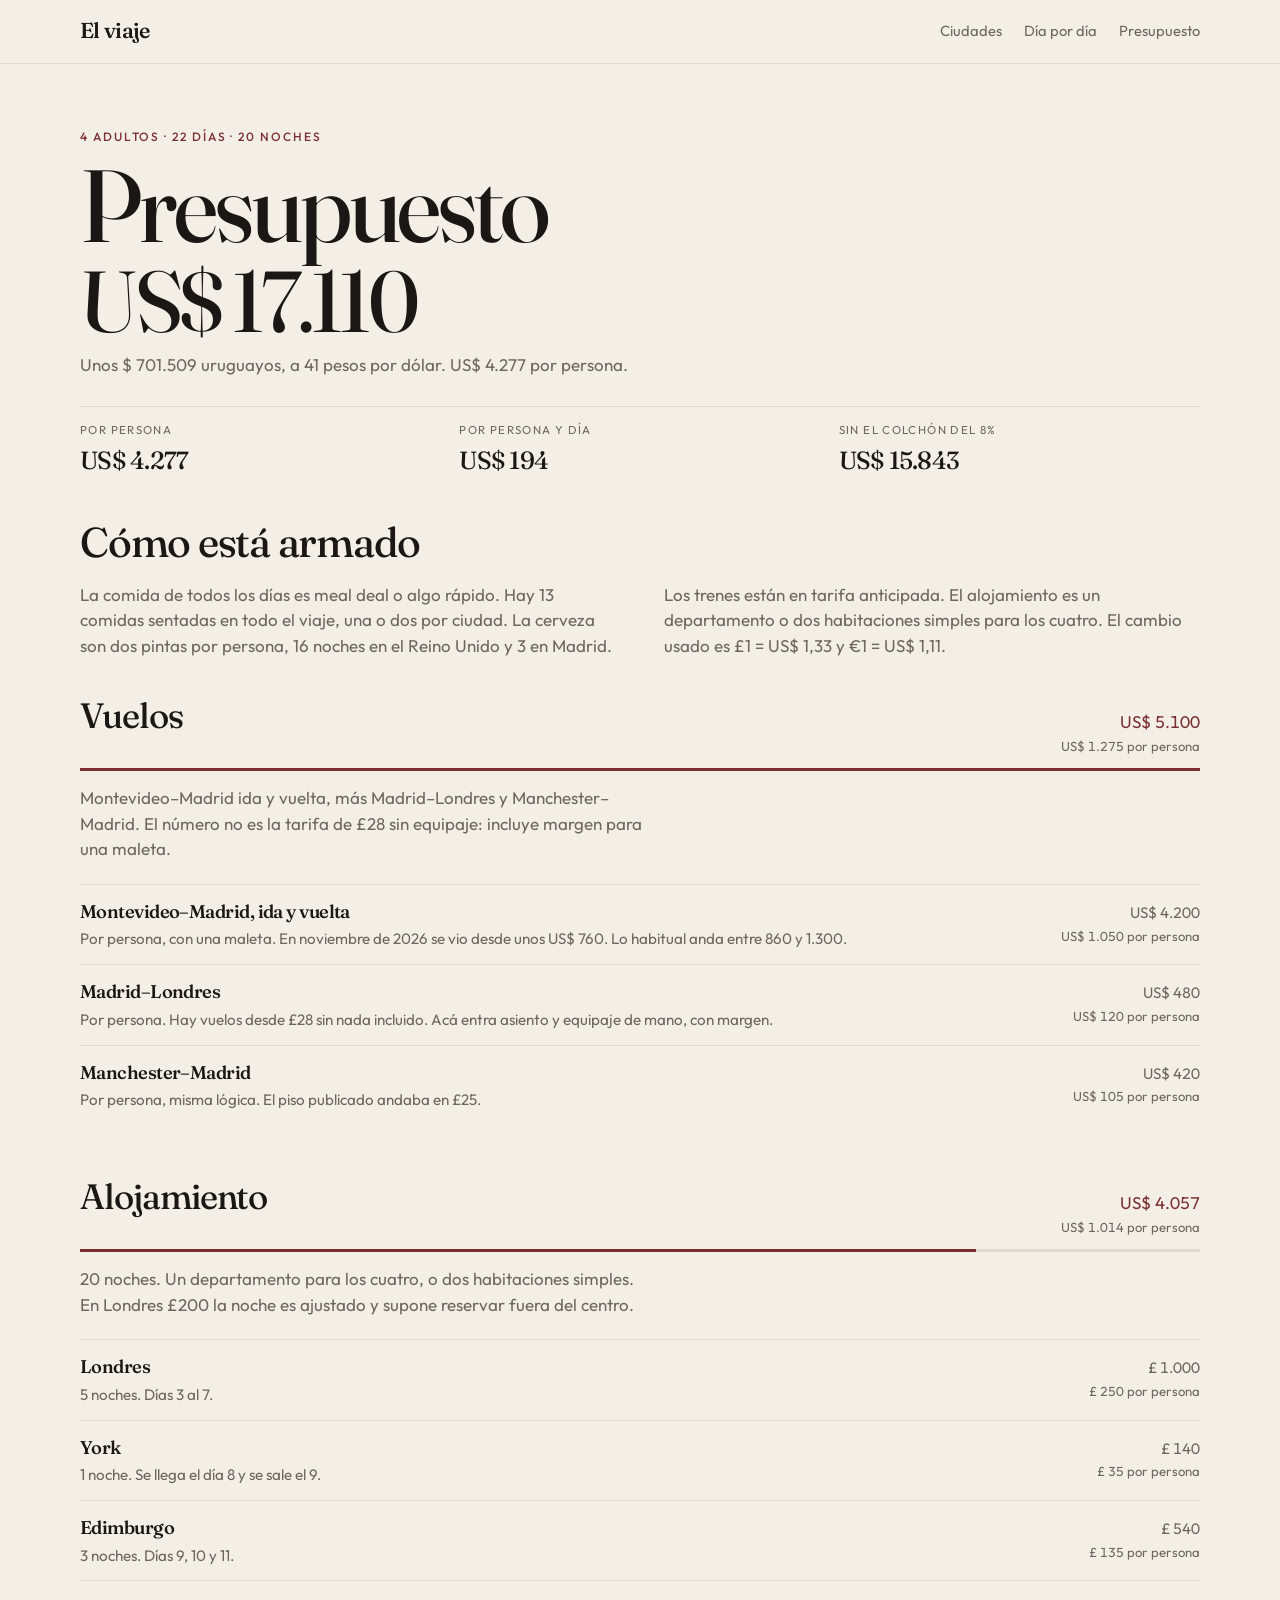
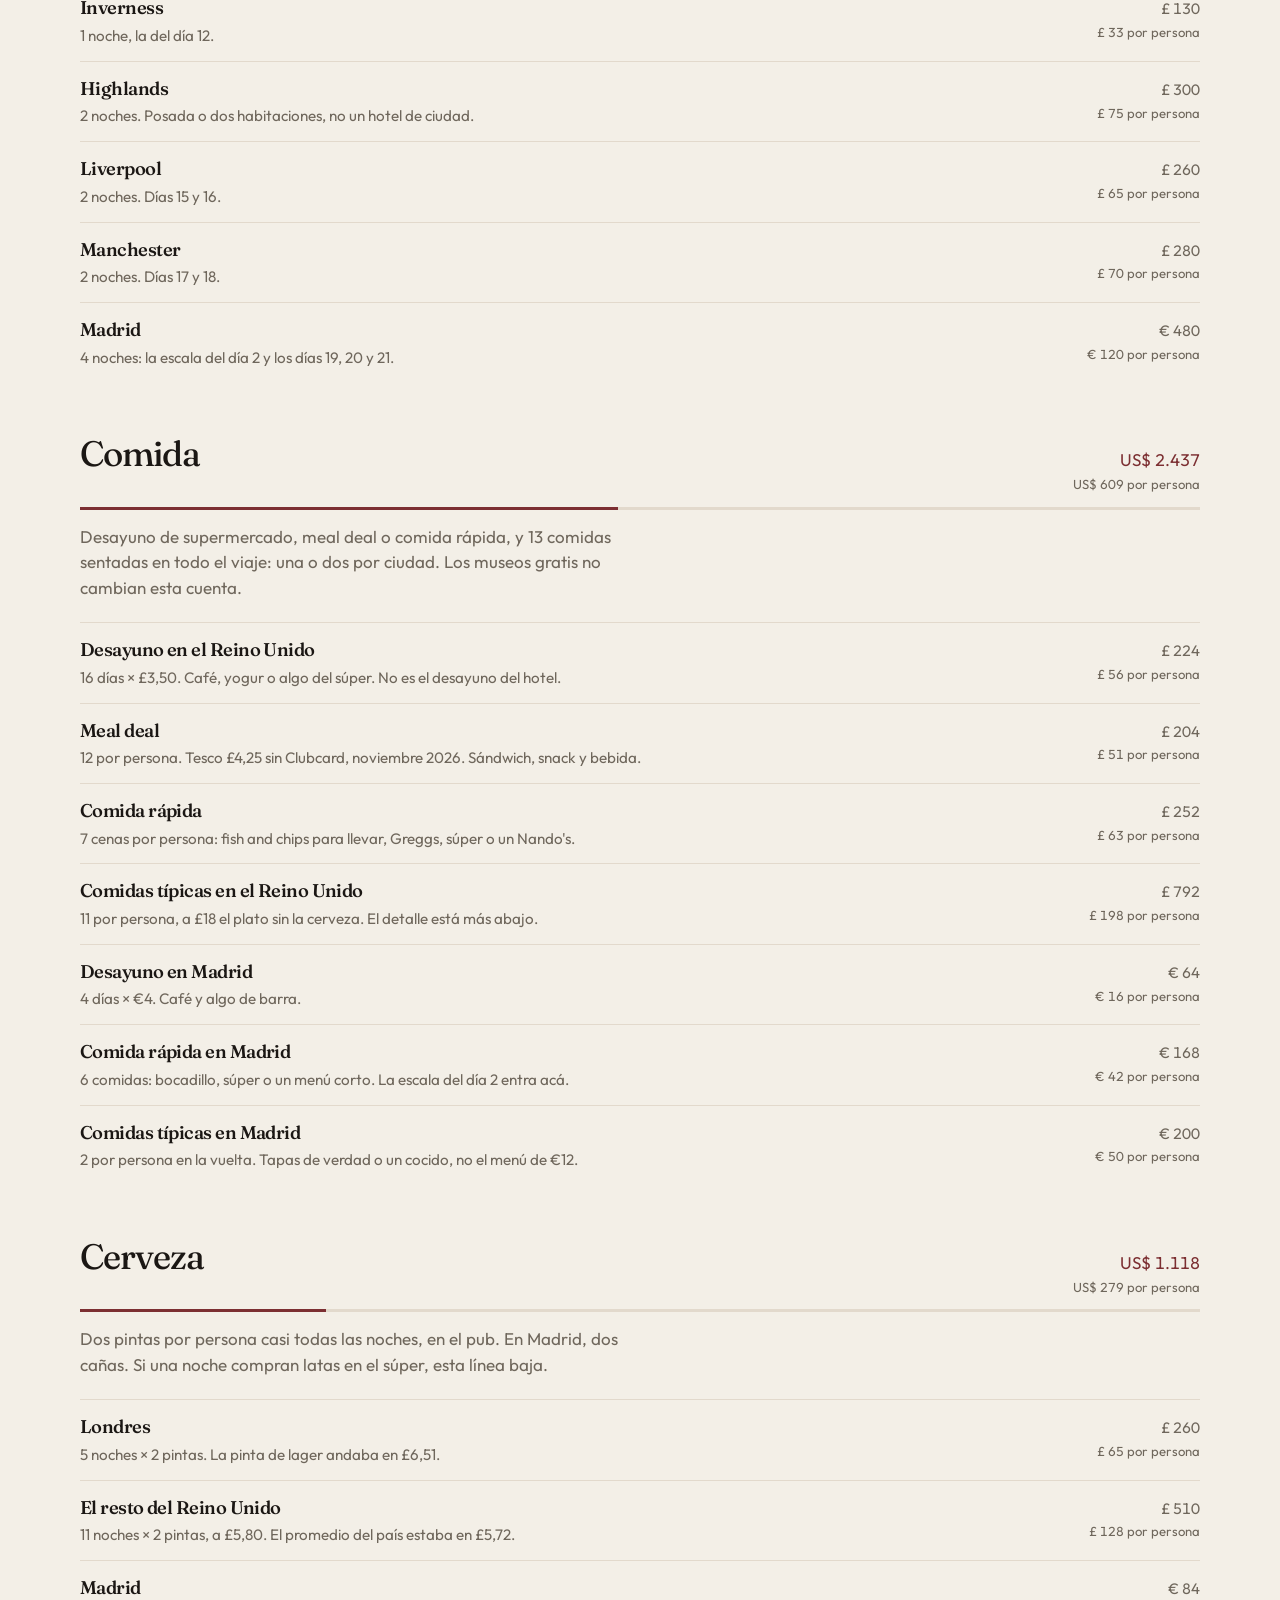
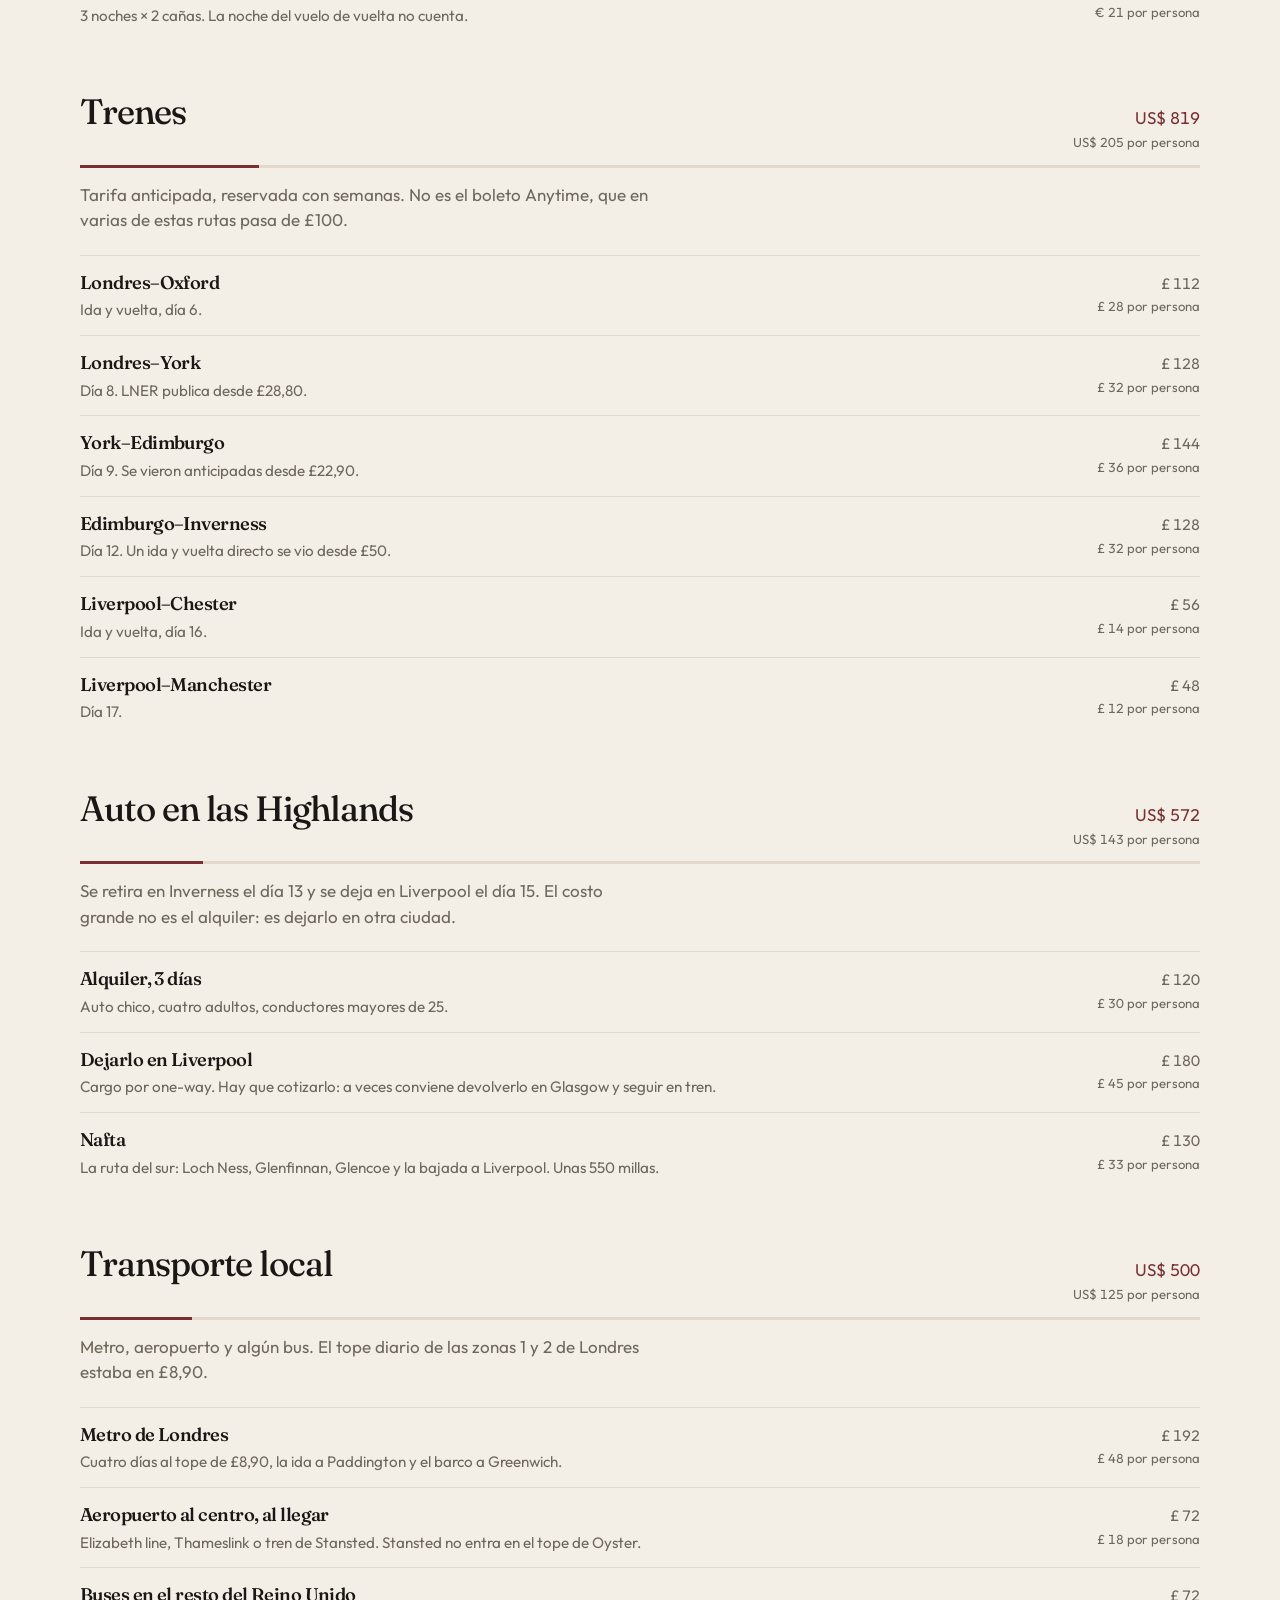
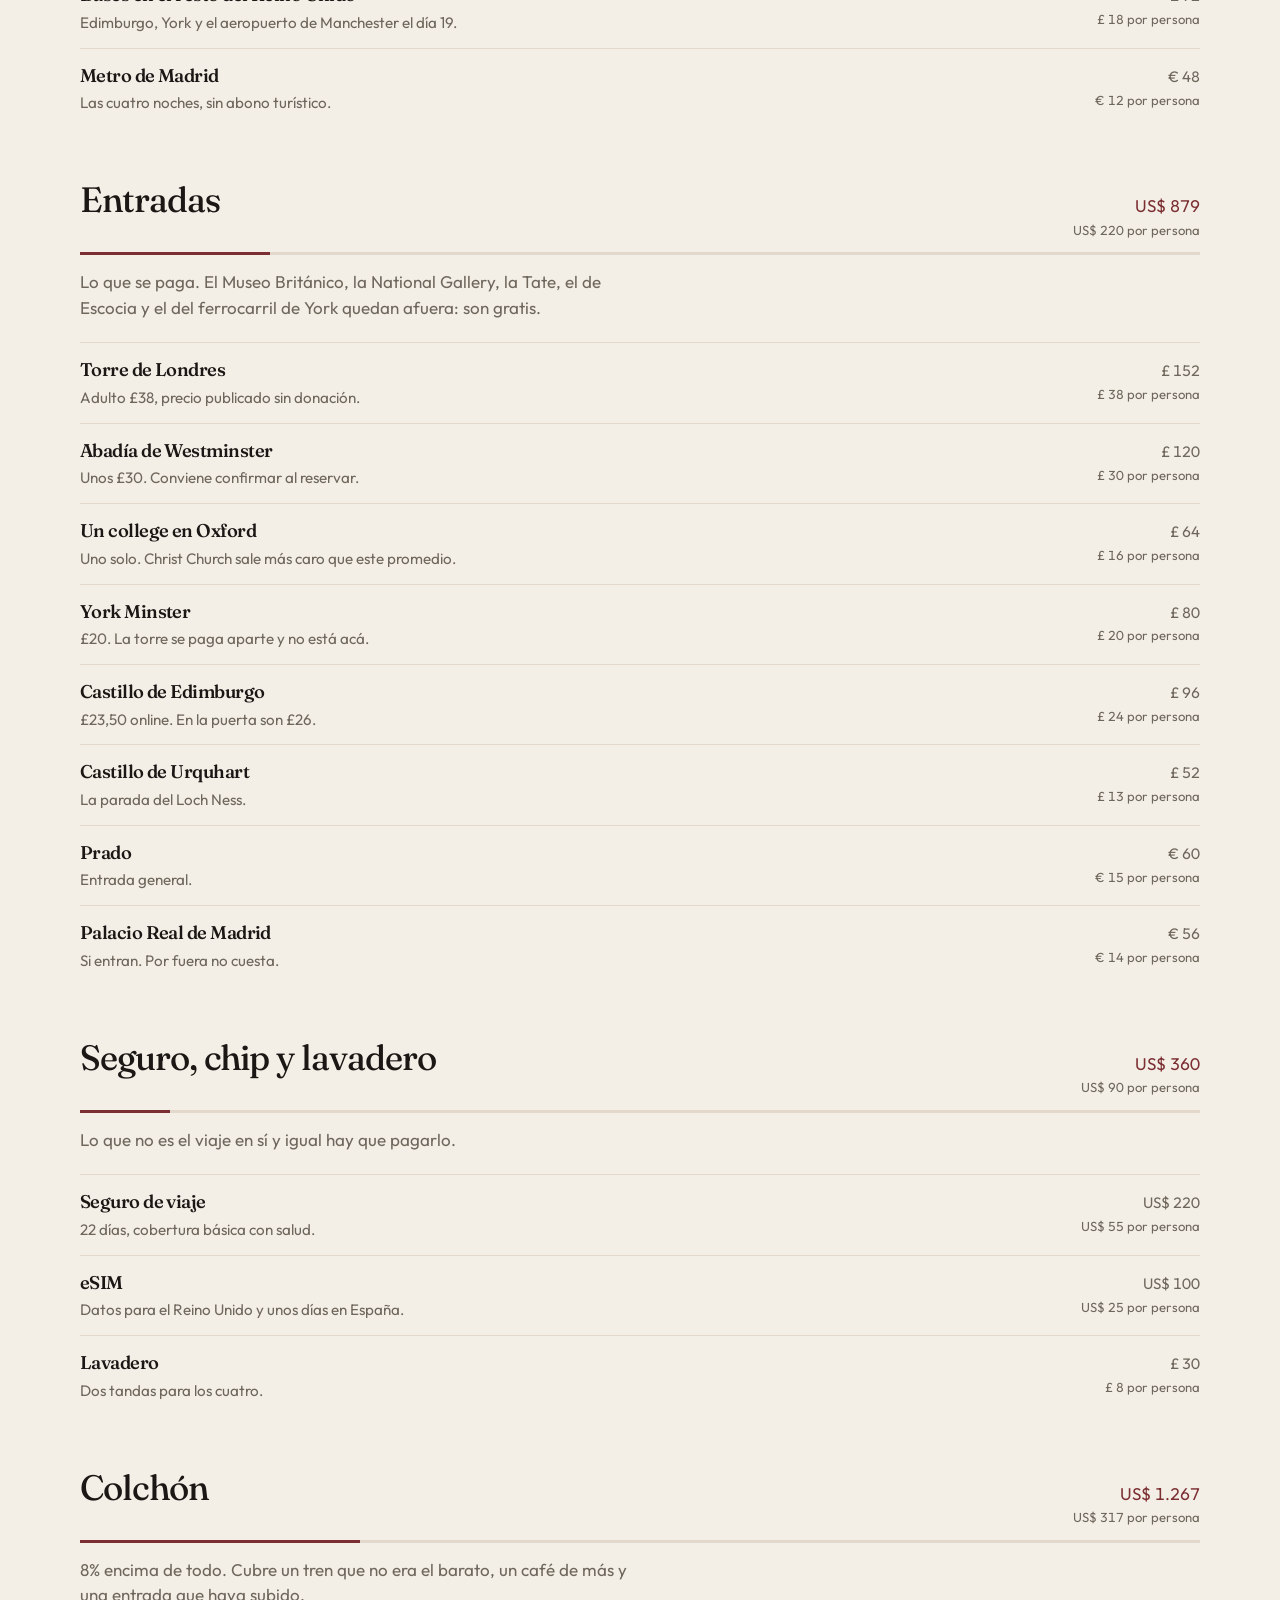
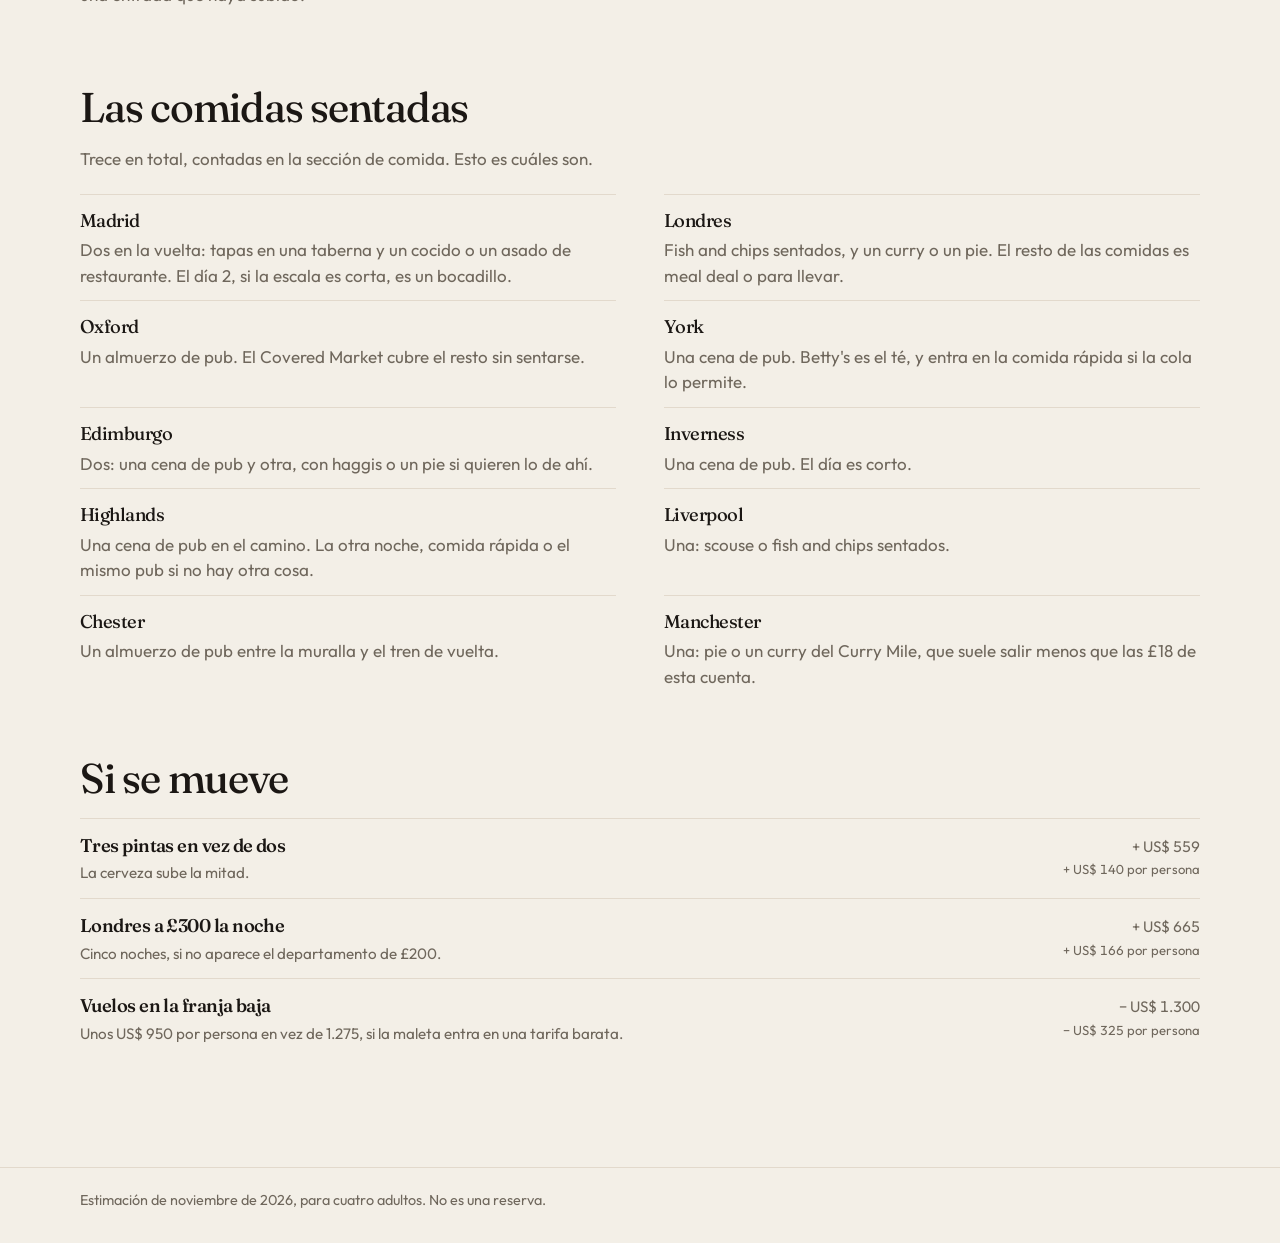
<file: presupuesto.html>
<!DOCTYPE html>
<html lang="es">
<head>
  <meta charset="utf-8">
  <meta name="viewport" content="width=device-width, initial-scale=1">
  <title>Presupuesto · El viaje</title>
  <meta name="description" content="Presupuesto para cuatro personas: meal deals, una o dos comidas típicas por ciudad y cerveza casi todas las noches.">
  <link rel="icon" href="data:image/svg+xml,%3Csvg xmlns='http://www.w3.org/2000/svg' viewBox='0 0 32 32'%3E%3Crect width='32' height='32' fill='%237c2f32'/%3E%3C/svg%3E">
  <link rel="preconnect" href="https://fonts.googleapis.com">
  <link rel="preconnect" href="https://fonts.gstatic.com" crossorigin>
  <link href="https://fonts.googleapis.com/css2?family=Fraunces:opsz,wght@9..144,460;9..144,560&family=Outfit:wght@400;500&display=swap" rel="stylesheet">
  <link rel="stylesheet" href="css/styles.css">
</head>
<body>
  <header class="top">
    <div class="wrap top-inner">
      <a class="brand" href="index.html">El viaje</a>
      <nav class="top-nav">
        <a href="index.html#ciudades">Ciudades</a>
        <a href="index.html#dias">Día por día</a>
        <a href="presupuesto.html">Presupuesto</a>
      </nav>
    </div>
  </header>
  <main id="contenido">
    <noscript><p class="wrap" style="padding:48px 0">Esta página necesita JavaScript para sumar el presupuesto.</p></noscript>
  </main>
  <footer class="site-foot">
    <div class="wrap">
      <p>Estimación de noviembre de 2026, para cuatro adultos. No es una reserva.</p>
    </div>
  </footer>
  <script src="js/presupuesto.js"></script>
</body>
</html>
</file>
<file: css/styles.css>
:root {
  --paper: #f3efe7;
  --ink: #1b1714;
  --muted: #6f675c;
  --line: #e2d9cc;
  --accent: #7c2f32;
  --wash: #efe4d6;
  --deep: #14110f;
  --hero-text: #f6f1e8;
  --max: 1120px;
}

* { box-sizing: border-box; }

html { scroll-behavior: smooth; }

body {
  margin: 0;
  background: var(--paper);
  color: var(--ink);
  font-family: "Outfit", "Avenir Next", "Segoe UI", sans-serif;
  font-size: 17px;
  line-height: 1.5;
  font-weight: 400;
}

img { max-width: 100%; }

::selection {
  background: #e7cfc4;
  color: var(--ink);
}

a { color: inherit; }

:focus-visible {
  outline: 2px solid var(--accent);
  outline-offset: 3px;
}

.wrap {
  width: min(var(--max), calc(100% - 48px));
  margin-inline: auto;
}

.top {
  position: sticky;
  top: 0;
  z-index: 30;
  height: 64px;
  background: color-mix(in srgb, var(--paper) 90%, transparent);
  backdrop-filter: blur(12px);
  border-bottom: 1px solid var(--line);
}

.top-inner {
  height: 100%;
  display: flex;
  align-items: center;
  justify-content: space-between;
  gap: 16px;
}

.brand {
  font-family: "Fraunces", Palatino, "Times New Roman", serif;
  font-weight: 560;
  font-size: 1.35rem;
  letter-spacing: -0.03em;
  text-decoration: none;
}

.top-nav {
  display: flex;
  gap: 22px;
  font-size: 0.92rem;
}

.top-nav a {
  text-decoration: none;
  color: var(--muted);
}

.top-nav a:hover { color: var(--ink); }

.hero { padding: 64px 0 20px; }

.eyebrow {
  margin: 0 0 12px;
  font-size: 0.75rem;
  letter-spacing: 0.16em;
  text-transform: uppercase;
  color: var(--accent);
  font-weight: 500;
}

h1, h2, h3 {
  font-family: "Fraunces", Palatino, "Times New Roman", serif;
  font-weight: 460;
  letter-spacing: -0.03em;
}

h1 {
  margin: 0;
  font-size: clamp(3.4rem, 8vw, 6.4rem);
  line-height: 0.92;
}

.lede {
  margin: 22px 0 0;
  max-width: 38rem;
  font-size: 1.18rem;
  line-height: 1.55;
}

.route {
  display: flex;
  flex-wrap: wrap;
  gap: 6px 0;
  list-style: none;
  margin: 28px 0 0;
  padding: 0;
  color: var(--muted);
  font-size: 0.95rem;
}

.route li:not(:last-child)::after {
  content: "→";
  margin: 0 8px;
  color: var(--accent);
}

.block { padding: 36px 0 72px; }

.block h2 {
  margin: 0 0 8px;
  font-size: clamp(2rem, 4vw, 2.6rem);
}

.quiet {
  margin: 0 0 22px;
  max-width: 36rem;
  color: var(--muted);
}

.grid {
  display: grid;
  grid-template-columns: repeat(3, 1fr);
  gap: 12px;
}

.card {
  position: relative;
  display: block;
  aspect-ratio: 4 / 3;
  overflow: hidden;
  text-decoration: none;
  color: var(--hero-text);
  background: #2a241e;
}

.card img {
  width: 100%;
  height: 100%;
  object-fit: cover;
  display: block;
  transition: transform 0.7s ease;
}

.card:hover img { transform: scale(1.045); }

.card-copy {
  position: absolute;
  inset: auto 0 0 0;
  padding: 56px 16px 14px;
  background: linear-gradient(to top, rgba(16, 12, 10, 0.82), rgba(16, 12, 10, 0));
  display: flex;
  flex-direction: column;
  gap: 3px;
}

.card-kicker,
.card-rol {
  font-size: 0.72rem;
  letter-spacing: 0.12em;
  text-transform: uppercase;
}

.card-kicker { opacity: 0.8; }

.card-name {
  font-family: "Fraunces", Palatino, serif;
  font-size: clamp(1.7rem, 2.2vw, 2.2rem);
  line-height: 1;
  letter-spacing: -0.03em;
}

.card-rol { opacity: 0.86; }

.days {
  display: grid;
  grid-auto-flow: column;
  grid-template-rows: repeat(9, auto);
  grid-template-columns: 1fr 1fr;
  column-gap: 56px;
}

.day {
  display: grid;
  grid-template-columns: 84px 1fr;
  gap: 8px;
  padding: 14px 0;
  border-top: 1px solid var(--line);
}

.day-n {
  margin: 0;
  font-family: "Fraunces", Palatino, serif;
  font-size: 1.35rem;
  line-height: 1.2;
  color: var(--accent);
}

.day h3 {
  margin: 0;
  font-size: 1.2rem;
  letter-spacing: -0.02em;
  font-weight: 560;
}

.day h3 a { text-decoration: none; }

.day h3 a:hover { color: var(--accent); }

.day p { margin: 2px 0 0; color: var(--muted); }

.to { color: var(--muted); font-family: "Outfit", sans-serif; font-weight: 400; }

.site-foot {
  border-top: 1px solid var(--line);
  padding: 22px 0 32px;
  color: var(--muted);
  font-size: 0.9rem;
}

.site-foot p { margin: 0; }

.city-hero {
  position: relative;
  min-height: 72vh;
  display: flex;
  align-items: flex-end;
  color: var(--hero-text);
  background: #241e1a;
}

.city-hero img {
  position: absolute;
  inset: 0;
  width: 100%;
  height: 100%;
  object-fit: cover;
}

.veil {
  position: absolute;
  inset: 0;
  background:
    linear-gradient(to top, rgba(14, 10, 8, 0.78) 0%, rgba(14, 10, 8, 0.12) 46%, rgba(14, 10, 8, 0.18) 100%);
}

.hero-copy {
  position: relative;
  z-index: 1;
  padding: 0 0 36px;
}

.city-hero h1 { font-size: clamp(3.6rem, 9vw, 7.2rem); }

.city-hero .eyebrow { color: #f3d7cf; }

.hero-meta {
  margin: 12px 0 0;
  font-size: 1.05rem;
}

.credit {
  position: absolute;
  right: 16px;
  bottom: 12px;
  z-index: 1;
  margin: 0;
  font-size: 0.72rem;
  letter-spacing: 0.04em;
  opacity: 0.75;
}

.intro {
  display: grid;
  grid-template-columns: minmax(0, 1fr) minmax(220px, 300px);
  gap: 48px;
  align-items: start;
  padding: 48px 0 8px;
}

.prose p {
  margin: 0 0 1rem;
  font-size: 1.12rem;
  line-height: 1.6;
  max-width: 40rem;
}

.nota {
  margin: 6px 0 0;
  padding-top: 12px;
  border-top: 1px solid var(--line);
  color: var(--muted);
  font-size: 0.98rem;
  line-height: 1.5;
}

.que { padding: 28px 0 12px; }

.que-head { margin-bottom: 18px; }

.que-head h2 { font-size: clamp(2rem, 4vw, 2.7rem); }

.que-head p {
  margin: 6px 0 0;
  color: var(--muted);
}

.split {
  display: grid;
  grid-template-columns: minmax(300px, 440px) minmax(0, 1fr);
  gap: 28px;
  align-items: start;
}

.grupo {
  display: flex;
  align-items: center;
  gap: 8px;
  margin: 20px 0 2px;
  font-family: "Outfit", sans-serif;
  font-size: 0.72rem;
  font-weight: 500;
  letter-spacing: 0.14em;
  text-transform: uppercase;
  color: var(--accent);
}

.swatch {
  width: 9px;
  height: 9px;
  border-radius: 50%;
  flex: none;
}

.place {
  width: 100%;
  display: grid;
  grid-template-columns: 32px 1fr;
  gap: 12px;
  padding: 14px 10px 14px 0;
  text-align: left;
  background: transparent;
  border: 0;
  border-top: 1px solid var(--line);
  cursor: pointer;
  color: inherit;
}

.place.on { background: var(--wash); }

.num,
.pin {
  width: 28px;
  height: 28px;
  border-radius: 50%;
  display: grid;
  place-items: center;
  background: var(--accent);
  color: white;
  font-family: "Outfit", sans-serif;
  font-size: 0.78rem;
  font-weight: 500;
}

.place.on .num {
  box-shadow: 0 0 0 2px var(--ink);
}

.place-name {
  display: block;
  font-family: "Fraunces", Palatino, serif;
  font-size: 1.28rem;
  letter-spacing: -0.02em;
  line-height: 1.15;
}

.place-tipo {
  display: block;
  margin-top: 4px;
  font-size: 0.68rem;
  letter-spacing: 0.12em;
  text-transform: uppercase;
  color: var(--muted);
}

.place-text {
  display: block;
  margin-top: 6px;
  color: var(--muted);
  font-size: 0.95rem;
  line-height: 1.45;
}

.map-col {
  position: sticky;
  top: 80px;
}

#mapa {
  height: calc(100vh - 104px);
  min-height: 460px;
  background: #e6dfd4;
}

#mapa-reino {
  height: 620px;
  margin: 0 0 28px;
  background: #e6dfd4;
}

.leaflet-div-icon.city-pin {
  background: transparent;
  border: none;
  overflow: visible;
}

.city-dot {
  display: block;
  width: 12px;
  height: 12px;
  border-radius: 50%;
  background: var(--paper);
  border: 2px solid var(--accent);
  box-shadow: 0 0 0 2px rgba(243, 239, 231, 0.85);
}

.city-name {
  position: absolute;
  white-space: nowrap;
  background: var(--paper);
  border: 1px solid var(--line);
  padding: 1px 6px;
  color: var(--ink);
  font-size: 0.82rem;
  font-weight: 500;
  text-decoration: none;
  line-height: 1.35;
}

.city-name:hover { color: var(--accent); }

.map-fallback {
  margin: 0;
  padding: 24px;
  color: var(--muted);
}

.leaflet-div-icon.pin-wrap {
  background: transparent;
  border: none;
}

.pin {
  border: 2px solid white;
  box-shadow: 0 1px 4px rgba(0, 0, 0, 0.28);
}

.pin.on {
  transform: scale(1.12);
  box-shadow: 0 0 0 3px var(--ink);
}

.leaflet-popup-content-wrapper {
  border-radius: 2px;
  background: var(--paper);
  box-shadow: none;
  border: 1px solid var(--line);
}

.leaflet-popup-tip { background: var(--paper); }

.leaflet-popup-content {
  margin: 10px 14px;
  font-family: "Outfit", sans-serif;
  line-height: 1.35;
}

.leaflet-popup-content strong {
  display: block;
  font-family: "Fraunces", Palatino, serif;
  font-weight: 560;
  font-size: 1.05rem;
  letter-spacing: -0.02em;
}

.popup-tipo {
  display: block;
  margin: 3px 0 8px;
  color: var(--muted);
  font-size: 0.68rem;
  letter-spacing: 0.12em;
  text-transform: uppercase;
}

.leaflet-popup-content a {
  color: var(--accent);
  font-size: 0.88rem;
}

.leaflet-container a.leaflet-popup-close-button { color: var(--ink); }

.leaflet-bar {
  border: 1px solid var(--line) !important;
  box-shadow: none !important;
}

.leaflet-control-zoom a {
  background: var(--paper) !important;
  color: var(--ink) !important;
}

.pager {
  display: flex;
  justify-content: space-between;
  gap: 16px;
  margin: 28px auto 48px;
  padding-top: 18px;
  border-top: 1px solid var(--line);
}

.pager-link {
  display: flex;
  flex-direction: column;
  text-decoration: none;
  min-width: 40%;
}

.pager-link span {
  font-size: 0.72rem;
  letter-spacing: 0.14em;
  text-transform: uppercase;
  color: var(--muted);
}

.pager-link strong {
  font-family: "Fraunces", Palatino, serif;
  font-size: 1.6rem;
  font-weight: 460;
  letter-spacing: -0.03em;
}

.pager-link.next {
  margin-left: auto;
  text-align: right;
}

.pager-link:hover strong { color: var(--accent); }

.missing {
  padding: 64px 0;
}

.total-num {
  margin: 8px 0 0;
  font-family: "Fraunces", Palatino, serif;
  font-weight: 460;
  font-size: clamp(3.2rem, 8vw, 5.4rem);
  letter-spacing: -0.04em;
  line-height: 0.95;
}

.total-sub {
  margin: 10px 0 0;
  color: var(--muted);
}

.facts-row {
  display: grid;
  grid-template-columns: repeat(3, minmax(0, 1fr));
  gap: 18px;
  margin: 28px 0 0;
  padding: 0;
  list-style: none;
  border-top: 1px solid var(--line);
}

.facts-row li { padding-top: 14px; }

.facts-row span {
  display: block;
  color: var(--muted);
  font-size: 0.72rem;
  letter-spacing: 0.12em;
  text-transform: uppercase;
}

.facts-row strong {
  display: block;
  margin-top: 4px;
  font-family: "Fraunces", Palatino, serif;
  font-weight: 460;
  font-size: 1.55rem;
  letter-spacing: -0.03em;
}

.cat { padding: 10px 0 36px; }

.cat-head {
  display: flex;
  justify-content: space-between;
  align-items: baseline;
  gap: 16px;
}

.cat-head h2 { margin: 0; font-size: clamp(1.7rem, 3vw, 2.2rem); }

.cat-head .row-amt { color: var(--accent); }

.bar {
  height: 3px;
  margin: 12px 0 0;
  background: var(--line);
}

.bar span {
  display: block;
  height: 100%;
  background: var(--accent);
}

.budget-row {
  display: grid;
  grid-template-columns: minmax(0, 1fr) auto;
  gap: 18px;
  align-items: baseline;
  padding: 13px 0;
  border-top: 1px solid var(--line);
}

.budget-row h3 {
  margin: 0;
  font-size: 1.15rem;
  font-weight: 560;
}

.budget-row p {
  margin: 3px 0 0;
  color: var(--muted);
  font-size: 0.95rem;
}

.row-amt {
  margin: 0;
  font-variant-numeric: tabular-nums;
  white-space: nowrap;
  text-align: right;
}

.row-amt span {
  display: block;
  margin-top: 2px;
  color: var(--muted);
  font-size: 0.82rem;
  font-weight: 400;
}

.two {
  display: grid;
  grid-template-columns: 1fr 1fr;
  gap: 0 48px;
}

.tipica {
  padding: 12px 0;
  border-top: 1px solid var(--line);
}

.tipica h3 { margin: 0; font-size: 1.15rem; }

.tipica p { margin: 3px 0 0; color: var(--muted); }

@media (max-width: 900px) {
  .grid { grid-template-columns: 1fr 1fr; }
  .days {
    grid-auto-flow: row;
    grid-template-rows: none;
    grid-template-columns: 1fr;
  }
  .intro, .two { grid-template-columns: 1fr; gap: 8px; }
  .split { grid-template-columns: 1fr; }
  .map-col { position: static; order: -1; }
  #mapa, #mapa-reino { height: 420px; min-height: 0; }
}

@media (max-width: 560px) {
  .wrap { width: min(var(--max), calc(100% - 32px)); }
  .grid, .facts-row { grid-template-columns: 1fr; }
  .hero { padding-top: 36px; }
  .city-hero { min-height: 78vw; }
  .city-hero h1 { font-size: 3.4rem; }
  .top-nav { gap: 14px; }
  .pager-link strong { font-size: 1.3rem; }
}

@media (prefers-reduced-motion: reduce) {
  html { scroll-behavior: auto; }
  .card img { transition: none; }
  .card:hover img { transform: none; }
}
</file>
